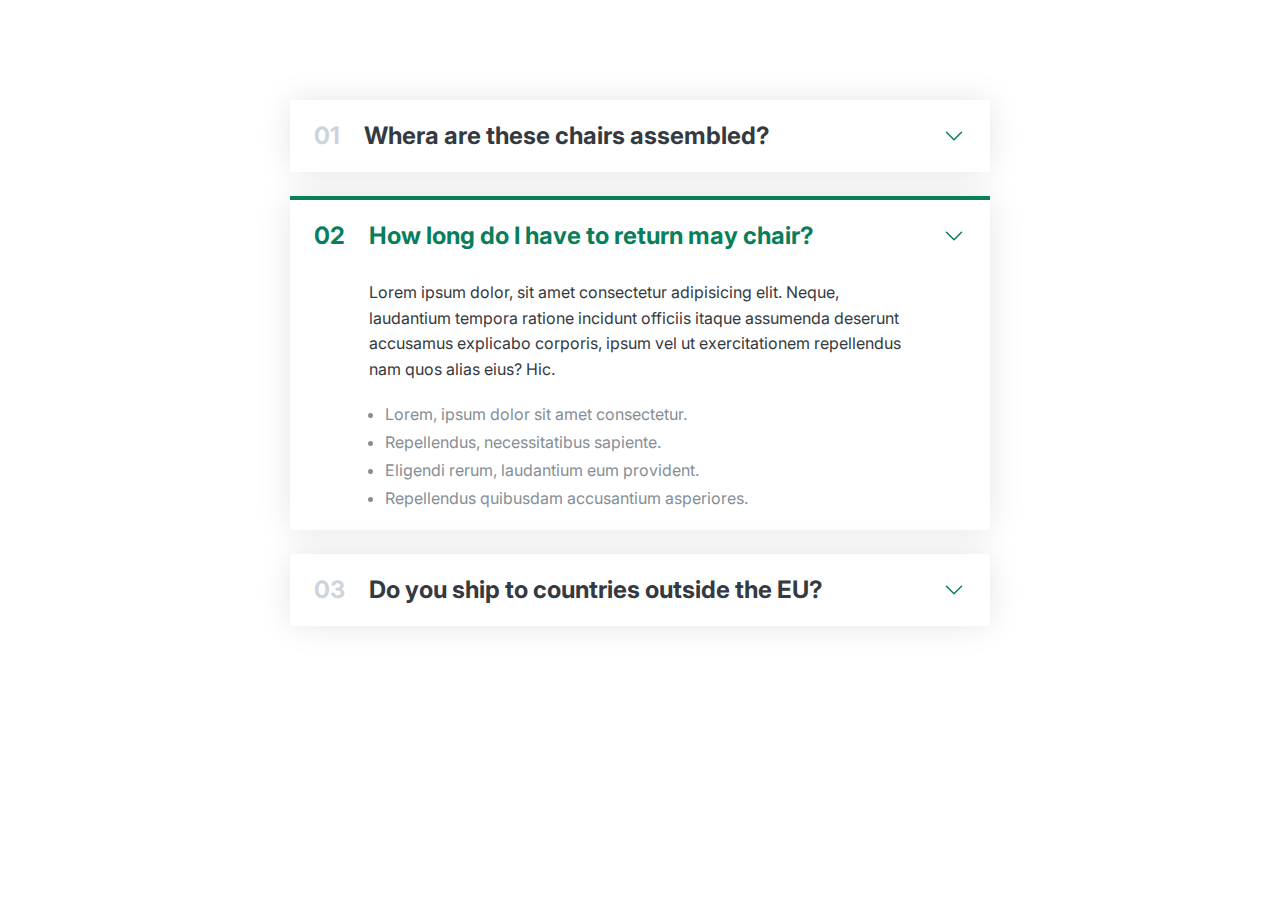
<file: Accordion/index.html>
<!DOCTYPE html>
<html lang="en">
	<head>
		<meta charset="UTF-8" />
		<meta
			name="viewport"
			content="width=device-width, initial-scale=1.0"
		/>

		<link
			rel="preconnect"
			href="https://fonts.googleapis.com"
		/>
		<link
			rel="preconnect"
			href="https://fonts.gstatic.com"
			crossorigin
		/>
		<link
			href="https://fonts.googleapis.com/css2?family=Inter:wght@400;500;700&display=swap"
			rel="stylesheet"
		/>
		<link
			rel="stylesheet"
			href="style.css"
		/>
		<title>Accordion Component</title>
	</head>
	<body>
		<div class="accordion">
			<div class="item">
				<p class="number">01</p>
				<p class="text">Whera are these chairs assembled?</p>
				<svg
					xmlns="http://www.w3.org/2000/svg"
					fill="none"
					viewBox="0 0 24 24"
					stroke-width="1.5"
					stroke="currentColor"
					class="icon"
				>
					<path
						stroke-linecap="round"
						stroke-linejoin="round"
						d="M19.5 8.25l-7.5 7.5-7.5-7.5"
					/>
				</svg>
				<div class="hidden-box">
					<p>
						Lorem ipsum dolor, sit amet consectetur adipisicing
						elit. Neque, laudantium tempora ratione incidunt
						officiis itaque assumenda deserunt accusamus explicabo
						corporis, ipsum vel ut exercitationem repellendus nam
						quos alias eius? Hic.
					</p>
					<ul>
						<li>Lorem, ipsum dolor sit amet consectetur.</li>
						<li>Repellendus, necessitatibus sapiente.</li>
						<li>Eligendi rerum, laudantium eum provident.</li>
						<li>Repellendus quibusdam accusantium asperiores.</li>
					</ul>
				</div>
			</div>

			<div class="item open">
				<p class="number">02</p>
				<p class="text">How long do I have to return may chair?</p>
				<svg
					xmlns="http://www.w3.org/2000/svg"
					fill="none"
					viewBox="0 0 24 24"
					stroke-width="1.5"
					stroke="currentColor"
					class="icon"
				>
					<path
						stroke-linecap="round"
						stroke-linejoin="round"
						d="M19.5 8.25l-7.5 7.5-7.5-7.5"
					/>
				</svg>
				<div class="hidden-box">
					<p>
						Lorem ipsum dolor, sit amet consectetur adipisicing
						elit. Neque, laudantium tempora ratione incidunt
						officiis itaque assumenda deserunt accusamus explicabo
						corporis, ipsum vel ut exercitationem repellendus nam
						quos alias eius? Hic.
					</p>
					<ul>
						<li>Lorem, ipsum dolor sit amet consectetur.</li>
						<li>Repellendus, necessitatibus sapiente.</li>
						<li>Eligendi rerum, laudantium eum provident.</li>
						<li>Repellendus quibusdam accusantium asperiores.</li>
					</ul>
				</div>
			</div>

			<div class="item">
				<p class="number">03</p>
				<p class="text">Do you ship to countries outside the EU?</p>
				<svg
					xmlns="http://www.w3.org/2000/svg"
					fill="none"
					viewBox="0 0 24 24"
					stroke-width="1.5"
					stroke="currentColor"
					class="icon"
				>
					<path
						stroke-linecap="round"
						stroke-linejoin="round"
						d="M19.5 8.25l-7.5 7.5-7.5-7.5"
					/>
				</svg>
				<div class="hidden-box">
					<p>
						Lorem ipsum dolor, sit amet consectetur adipisicing
						elit. Neque, laudantium tempora ratione incidunt
						officiis itaque assumenda deserunt accusamus explicabo
						corporis, ipsum vel ut exercitationem repellendus nam
						quos alias eius? Hic.
					</p>
					<ul>
						<li>Lorem, ipsum dolor sit amet consectetur.</li>
						<li>Repellendus, necessitatibus sapiente.</li>
						<li>Eligendi rerum, laudantium eum provident.</li>
						<li>Repellendus quibusdam accusantium asperiores.</li>
					</ul>
				</div>
			</div>
		</div>
	</body>
</html>
</file>
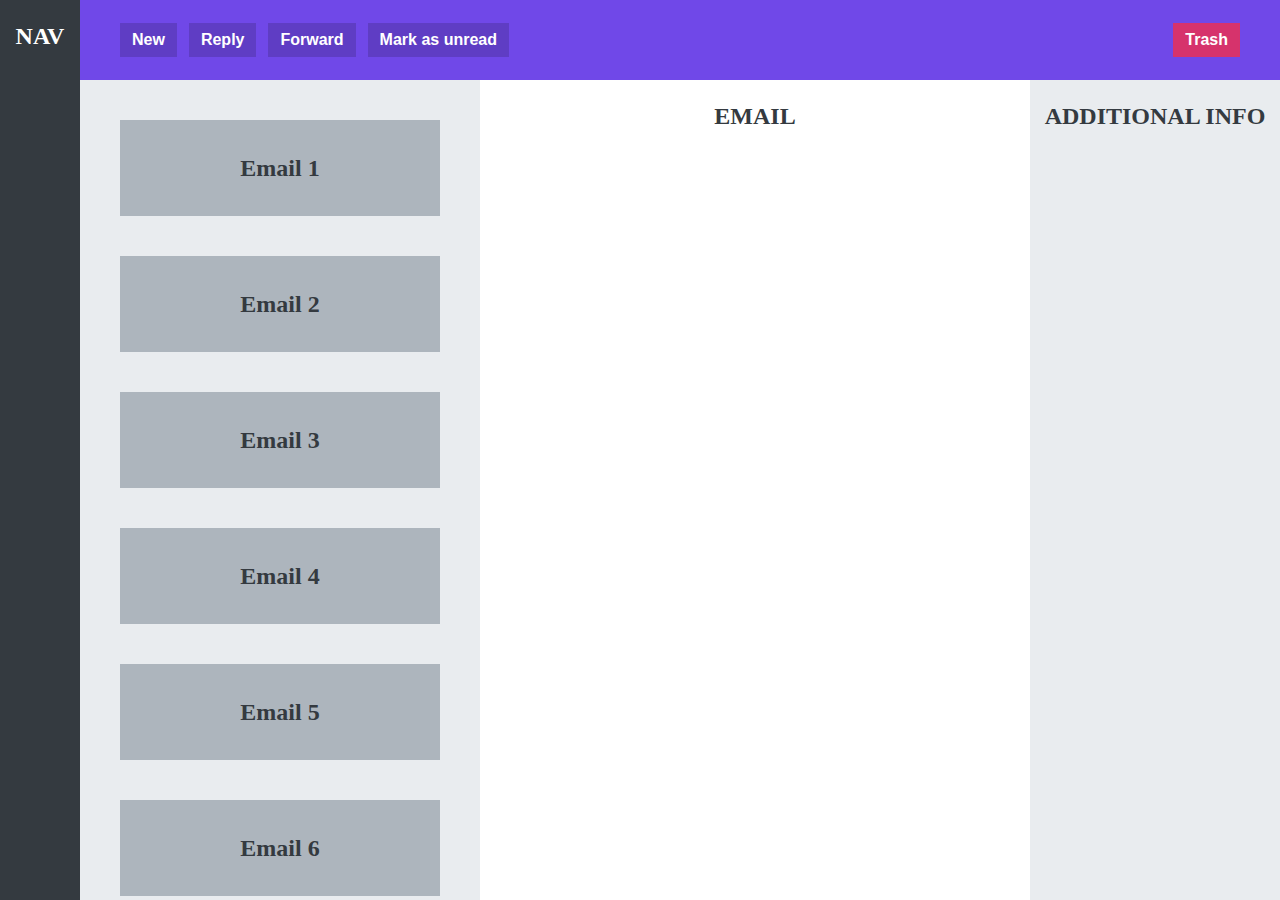
<file: Basic app layout/index.html>
<!DOCTYPE html>
<html lang="en">
	<head>
		<meta charset="UTF-8" />
		<meta
			name="viewport"
			content="width=device-width, initial-scale=1.0"
		/>
		<link
			rel="stylesheet"
			href="style.css"
		/>
		<title>App layout</title>
	</head>
	<body>
		<nav>NAV</nav>
		<menu>
			<button>New</button>
			<button>Reply</button>
			<button>Forward</button>
			<button>Mark as unread</button>
			<button>Trash</button>
		</menu>
		<section>
			<div class="email">Email 1</div>
			<div class="email">Email 2</div>
			<div class="email">Email 3</div>
			<div class="email">Email 4</div>
			<div class="email">Email 5</div>
			<div class="email">Email 6</div>
			<div class="email">Email 7</div>
			<div class="email">Email 8</div>
			<div class="email">Email 9</div>
			<div class="email">Email 10</div>
		</section>
		<main>EMAIL</main>
		<aside>ADDITIONAL INFO</aside>
	</body>
</html>
</file>
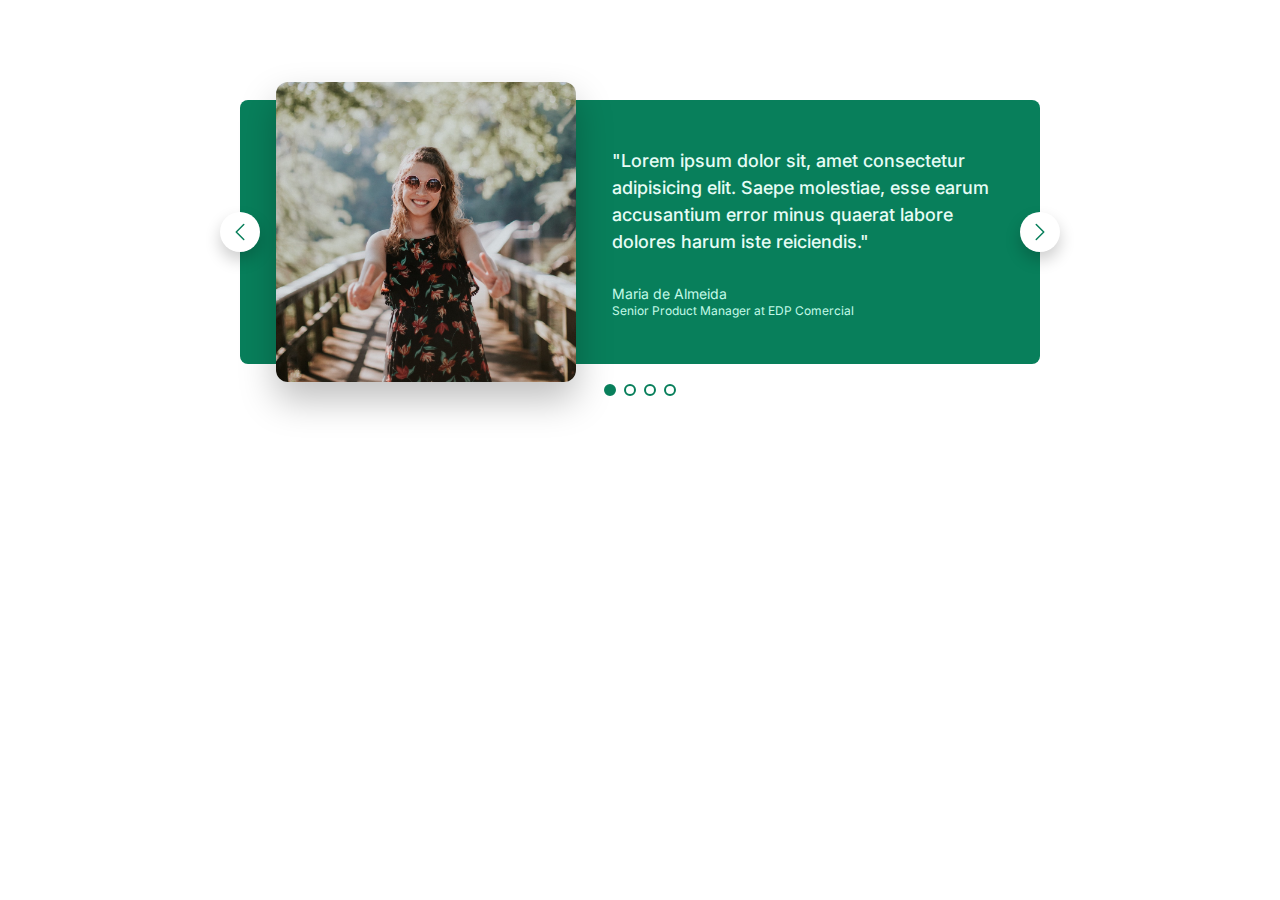
<file: Carousel/index.html>
<!DOCTYPE html>
<html lang="en">
	<head>
		<meta charset="UTF-8" />
		<meta
			name="viewport"
			content="width=device-width, initial-scale=1.0"
		/>
		<link
			rel="preconnect"
			href="https://fonts.googleapis.com"
		/>
		<link
			rel="preconnect"
			href="https://fonts.gstatic.com"
			crossorigin
		/>
		<link
			href="https://fonts.googleapis.com/css2?family=Inter:wght@400;500;700&display=swap"
			rel="stylesheet"
		/>
		<link
			rel="stylesheet"
			href="style.css"
		/>
		<title>Carousel component</title>
	</head>
	<body>
		<div class="carousel">
			<img
				src="./img/maria.jpg"
				alt="Customer photo"
			/>
			<blockquote class="testimonial">
				<p class="testimonial-text">
					"Lorem ipsum dolor sit, amet consectetur adipisicing elit.
					Saepe molestiae, esse earum accusantium error minus quaerat
					labore dolores harum iste reiciendis."
				</p>
				<p class="testimonial-author">Maria de Almeida</p>
				<p class="testimonial-job">
					Senior Product Manager at EDP Comercial
				</p>
			</blockquote>

			<button class="btn btn--left">
				<svg
					xmlns="http://www.w3.org/2000/svg"
					fill="none"
					viewBox="0 0 24 24"
					stroke-width="1.5"
					stroke="currentColor"
					class="btn-icon"
				>
					<path
						stroke-linecap="round"
						stroke-linejoin="round"
						d="M15.75 19.5L8.25 12l7.5-7.5"
					/>
				</svg>
			</button>
			<button class="btn btn--right">
				<svg
					xmlns="http://www.w3.org/2000/svg"
					fill="none"
					viewBox="0 0 24 24"
					stroke-width="1.5"
					stroke="currentColor"
					class="btn-icon"
				>
					<path
						stroke-linecap="round"
						stroke-linejoin="round"
						d="M8.25 4.5l7.5 7.5-7.5 7.5"
					/>
				</svg>
			</button>
			<div class="dots">
				<button class="dot dot--fill">&nbsp;</button>
				<button class="dot">&nbsp;</button>
				<button class="dot">&nbsp;</button>
				<button class="dot">&nbsp;</button>
			</div>
		</div>
	</body>
</html>
</file>
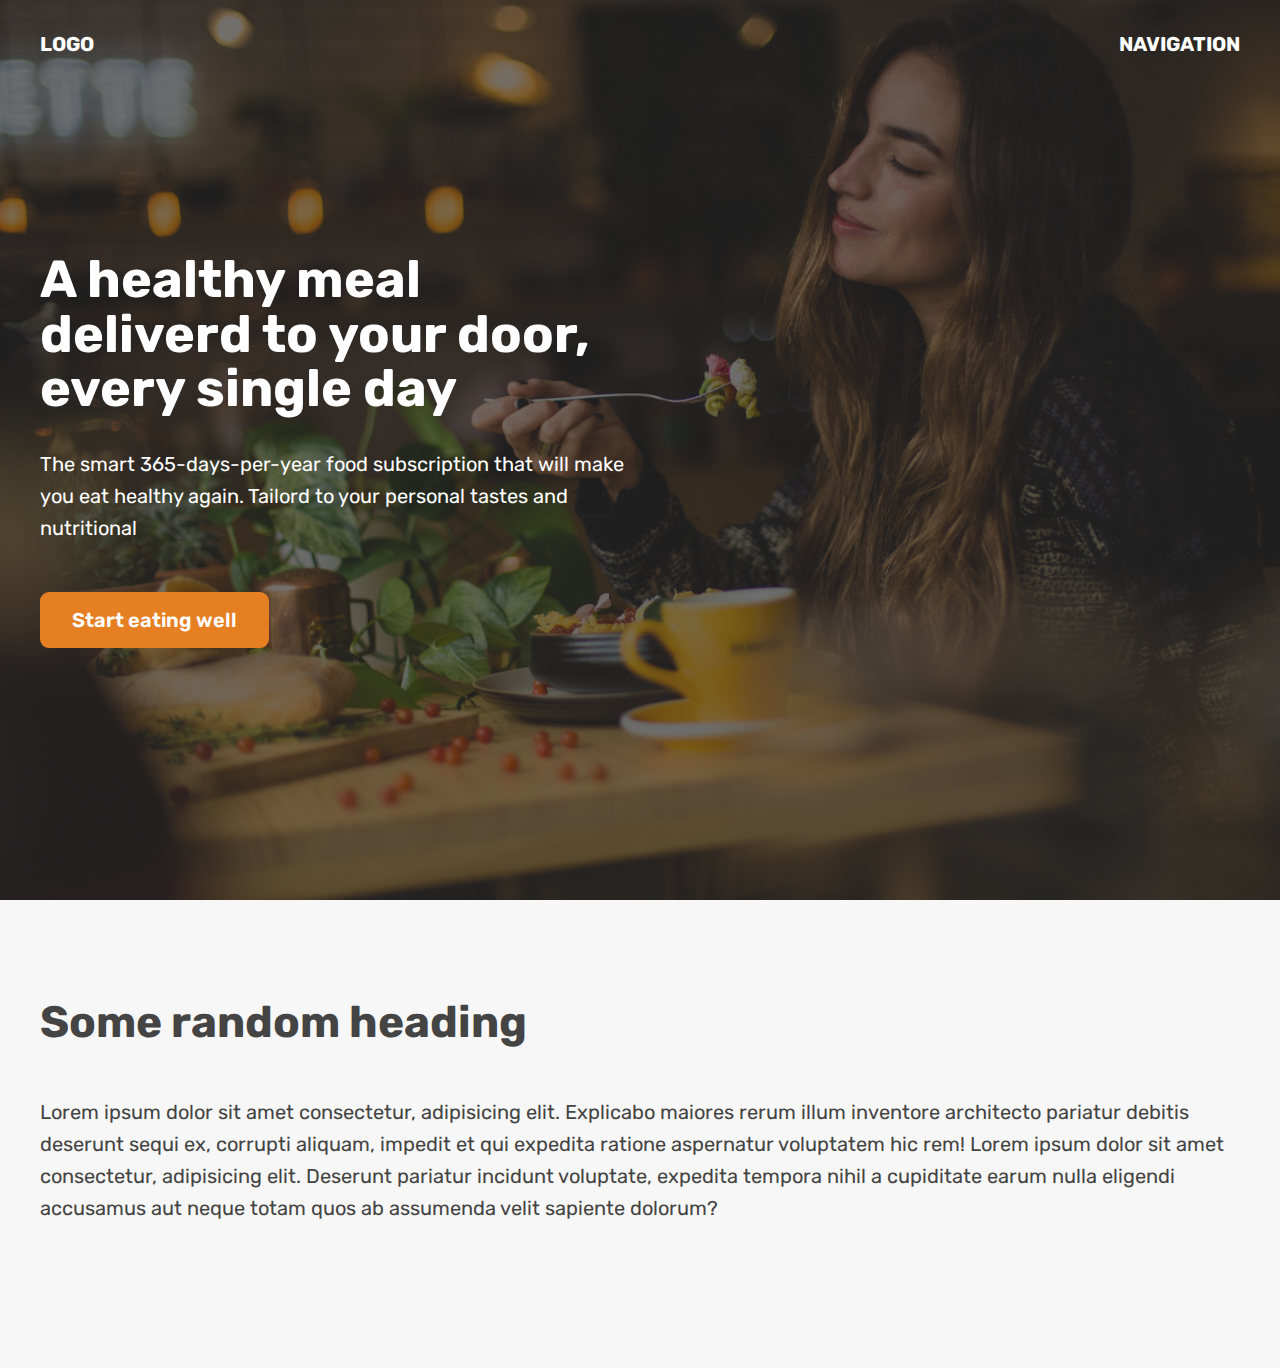
<file: Hero section/index.html>
<!DOCTYPE html>
<html lang="en">
	<head>
		<meta charset="UTF-8" />
		<meta
			name="viewport"
			content="width=device-width, initial-scale=1.0"
		/>
		<link
			rel="preconnect"
			href="https://fonts.googleapis.com"
		/>
		<link
			rel="preconnect"
			href="https://fonts.gstatic.com"
			crossorigin
		/>
		<link
			href="https://fonts.googleapis.com/css2?family=Inter:wght@400;600;700&family=Rubik:wght@400;500;700&display=swap"
			rel="stylesheet"
		/>
		<link
			rel="stylesheet"
			href="style.css"
		/>
		<title>Omnifood hero section</title>
	</head>
	<body>
		<header>
			<nav class="container">
				<div>LOGO</div>
				<div>NAVIGATION</div>
			</nav>
			<div class="header-container">
				<div class="header-container-inner">
					<h1>
						A healthy meal deliverd to your door, every single day
					</h1>
					<p>
						The smart 365-days-per-year food subscription that will
						make you eat healthy again. Tailord to your personal
						tastes and nutritional
					</p>
					<a
						href="#"
						class="btn"
						>Start eating well</a
					>
				</div>
			</div>
		</header>

		<section>
			<div class="container">
				<h2>Some random heading</h2>
				<p>
					Lorem ipsum dolor sit amet consectetur, adipisicing elit.
					Explicabo maiores rerum illum inventore architecto pariatur
					debitis deserunt sequi ex, corrupti aliquam, impedit et qui
					expedita ratione aspernatur voluptatem hic rem! Lorem ipsum
					dolor sit amet consectetur, adipisicing elit. Deserunt
					pariatur incidunt voluptate, expedita tempora nihil a
					cupiditate earum nulla eligendi accusamus aut neque totam
					quos ab assumenda velit sapiente dolorum?
				</p>
			</div>
		</section>
	</body>
</html>
</file>
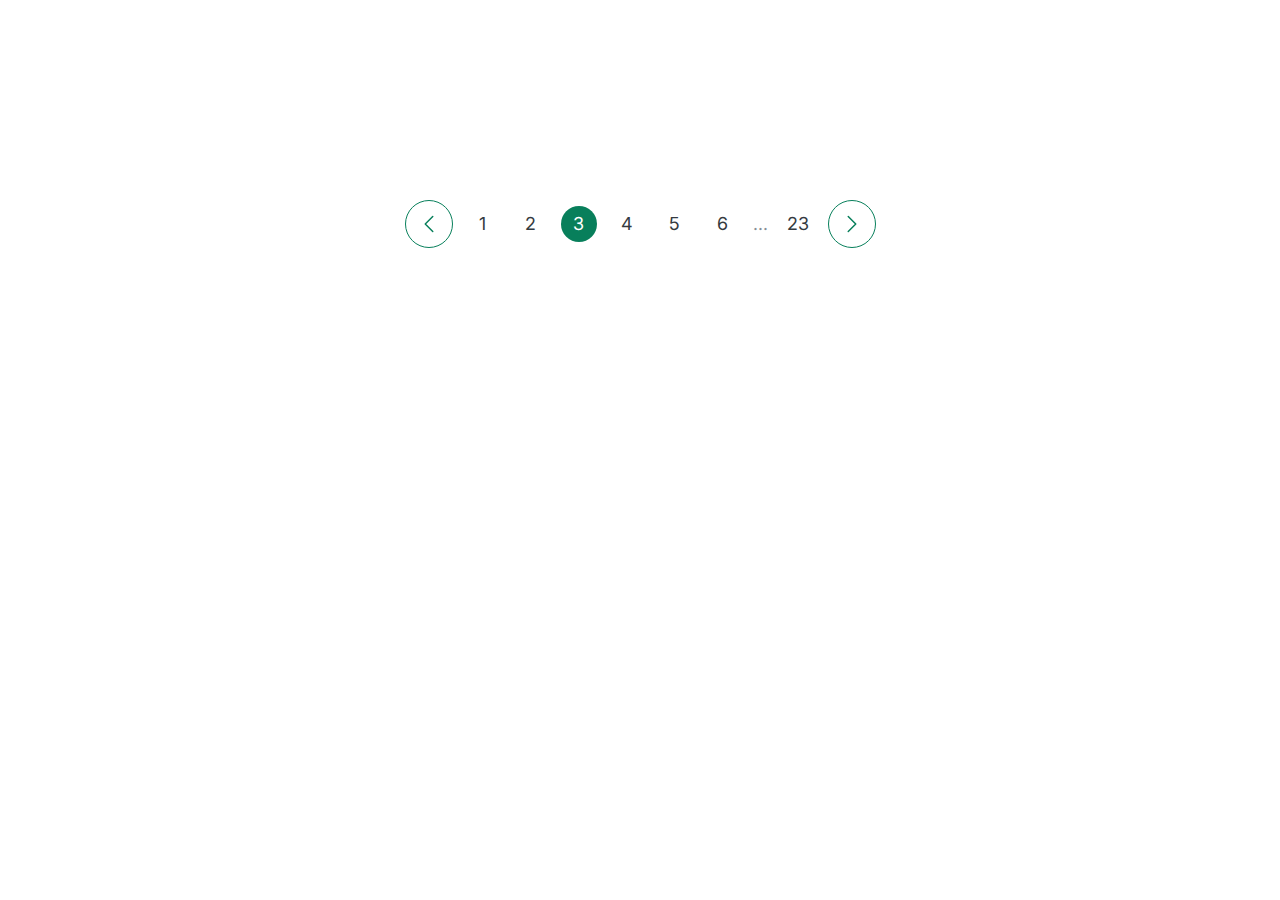
<file: Pagination/index.html>
<!DOCTYPE html>
<html lang="en">
	<head>
		<meta charset="UTF-8" />
		<meta
			name="viewport"
			content="width=device-width, initial-scale=1.0"
		/>
		<link
			rel="preconnect"
			href="https://fonts.googleapis.com"
		/>
		<link
			rel="preconnect"
			href="https://fonts.gstatic.com"
			crossorigin
		/>
		<link
			href="https://fonts.googleapis.com/css2?family=Inter:wght@400;500;700&display=swap"
			rel="stylesheet"
		/>
		<link
			rel="stylesheet"
			href="style.css"
		/>
		<title>Pagination component</title>
	</head>
	<body>
		<div class="pagination">
			<button class="btn">
				<svg
					xmlns="http://www.w3.org/2000/svg"
					fill="none"
					viewBox="0 0 24 24"
					stroke-width="1.5"
					stroke="currentColor"
					class="btn-icon"
				>
					<path
						stroke-linecap="round"
						stroke-linejoin="round"
						d="M15.75 19.5L8.25 12l7.5-7.5"
					/>
				</svg>
			</button>
			<a
				href="#"
				class="page"
				>1</a
			>
			<a
				href="#"
				class="page"
				>2</a
			>
			<a
				href="#"
				class="page page--active"
				>3</a
			>
			<a
				href="#"
				class="page"
				>4</a
			>
			<a
				href="#"
				class="page"
				>5</a
			>
			<a
				href="#"
				class="page"
				>6</a
			>
			<span class="page--dots">...</span>
			<a
				href="#"
				class="page"
				>23</a
			>
			<button class="btn">
				<svg
					xmlns="http://www.w3.org/2000/svg"
					fill="none"
					viewBox="0 0 24 24"
					stroke-width="1.5"
					stroke="currentColor"
					class="btn-icon"
				>
					<path
						stroke-linecap="round"
						stroke-linejoin="round"
						d="M8.25 4.5l7.5 7.5-7.5 7.5"
					/>
				</svg>
			</button>
		</div>
	</body>
</html>
</file>
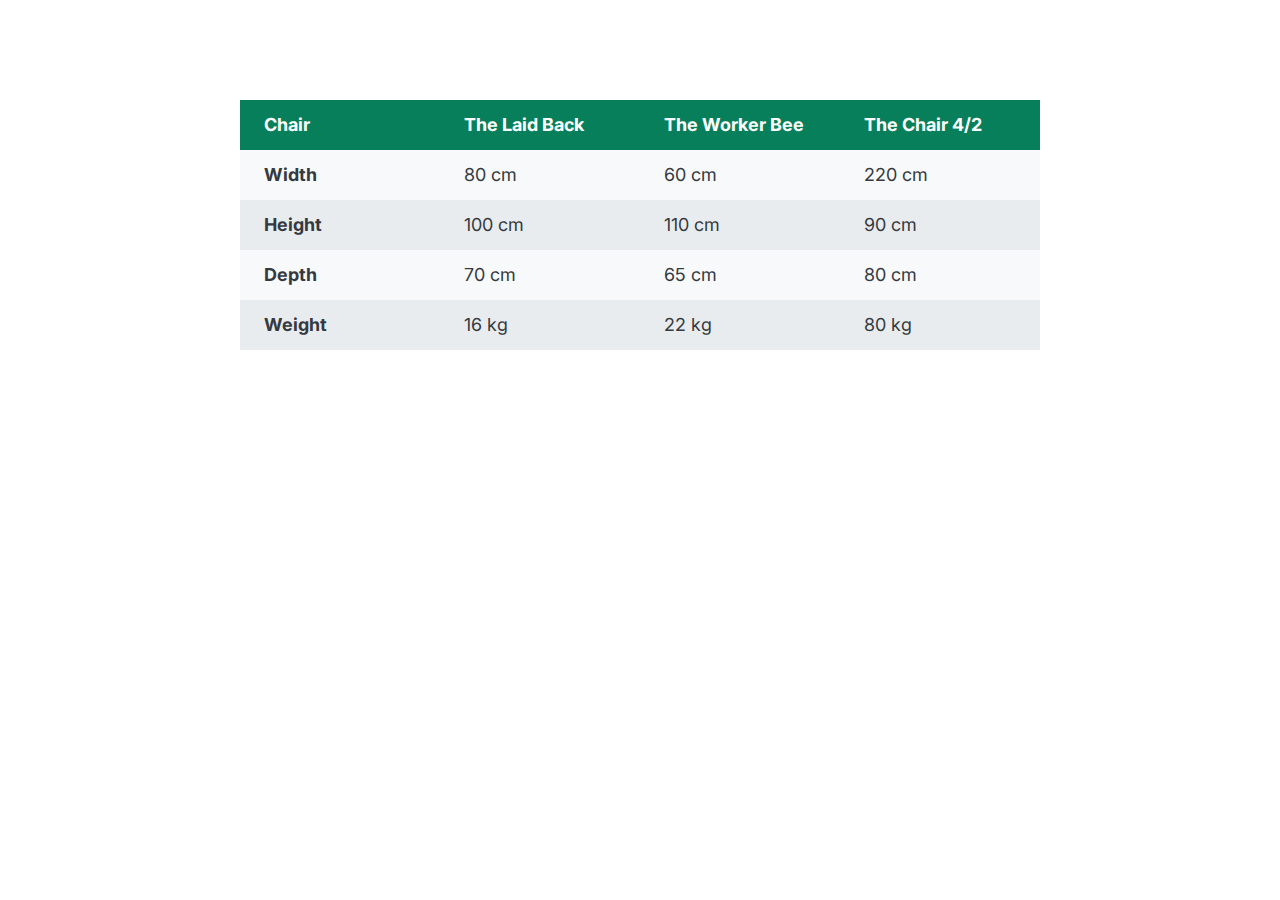
<file: Table/index.html>
<!DOCTYPE html>
<html lang="en">
	<head>
		<meta charset="UTF-8" />
		<meta
			name="viewport"
			content="width=device-width, initial-scale=1.0"
		/>
		<link
			rel="preconnect"
			href="https://fonts.googleapis.com"
		/>
		<link
			rel="preconnect"
			href="https://fonts.gstatic.com"
			crossorigin
		/>
		<link
			href="https://fonts.googleapis.com/css2?family=Inter:wght@400;500;700&display=swap"
			rel="stylesheet"
		/>
		<link
			rel="stylesheet"
			href="style.css"
		/>
		<title>Table component</title>
	</head>
	<body>
		<table>
			<thead>
				<tr>
					<th>Chair</th>
					<th>The Laid Back</th>
					<th>The Worker Bee</th>
					<th>The Chair 4/2</th>
				</tr>
			</thead>

			<tbody>
				<tr>
					<th>Width</th>
					<td>80 cm</td>
					<td>60 cm</td>
					<td>220 cm</td>
				</tr>
				<tr>
					<th>Height</th>
					<td>100 cm</td>
					<td>110 cm</td>
					<td>90 cm</td>
				</tr>
				<tr>
					<th>Depth</th>
					<td>70 cm</td>
					<td>65 cm</td>
					<td>80 cm</td>
				</tr>
				<tr>
					<th>Weight</th>
					<td>16 kg</td>
					<td>22 kg</td>
					<td>80 kg</td>
				</tr>
			</tbody>
		</table>
	</body>
</html>
</file>
<file: Accordion/style.css>
/*
SPACING SYSTEM (px)
2 / 4 / 8 / 12 / 16 / 24 / 32 / 48 / 64 / 80 / 96 / 128

FONT SIZE SYSTEM (px)
10 / 12 / 14 / 16 / 18 / 20 / 24 / 30 / 36 / 44 / 52 / 62 / 74 / 86 / 98
*/

/* 
MAIN COLOR - #087f5b
GREY COLOR - #343a40
*/

* {
	margin: 0;
	padding: 0;
	box-sizing: border-box;
}

body {
	font-family: 'Inter', sans-serif;
	color: #343a40;
	line-height: 1;
}

.accordion {
	width: 700px;
	margin: 100px auto;

	display: flex;
	flex-direction: column;
	gap: 24px;
}

.item {
	box-shadow: 0 0 32px rgba(0, 0, 0, 0.1);
	padding: 24px;

	display: grid;
	grid-template-columns: auto 1fr auto;
	column-gap: 24px;
	row-gap: 32px;
	align-items: center;
}

.number,
.text {
	font-size: 24px;
	font-weight: bold;
	/* color: #087f5b; */
}

.number {
	color: #ced4da;
}

.icon {
	width: 24px;
	height: 24px;
	stroke: #087f5b;
	cursor: pointer;
}
.hidden-box {
	grid-column: 2;
	display: none;
}

.hidden-box p {
	line-height: 1.6;
	margin-bottom: 24px;
}

.hidden-box ul {
	color: #868e96;
	margin-left: 16px;

	display: flex;
	flex-direction: column;
	gap: 12px;
}

.open {
	border-top: 4px solid #087f5b;
}

.open .hidden-box {
	display: block;
}

.open .number,
.open .text {
	color: #087f5b;
}
</file>
<file: Basic app layout/style.css>
/*
SPACING SYSTEM (px)
2 / 4 / 8 / 12 / 16 / 24 / 32 / 48 / 64 / 80 / 96 / 128

FONT SIZE SYSTEM (px)
10 / 12 / 14 / 16 / 18 / 20 / 24 / 30 / 36 / 44 / 52 / 62 / 74 / 86 / 98
*/

html {
	scroll-behavior: smooth;
}
body,
body * {
	padding: 0;
	margin: 0;
	box-sizing: border-box;
}

body {
	font-family: 'sans-serif', 'Gill Sans', 'Gill Sans MT', Calibri,
		'Trebuchet MS';
	color: #343a40;
	line-height: 1;
	font-size: 24px;
	height: 100vh;
	text-align: center;
	font-weight: bold;

	display: grid;
	grid-template-columns: 80px 400px 1fr 250px;
	grid-template-rows: 80px 1fr;
}

nav,
section,
main,
aside {
	padding-top: 24px;
}

nav {
	background-color: #343a40;
	color: #fff;
	grid-row: 1/ -1;
}

menu {
	display: flex;
	background-color: #7048e8;
	grid-column: 2 /-1;
	align-items: center;
	gap: 12px;
	padding: 0 40px;
}

button {
	display: inline-block;
	font-size: 16px;
	font-weight: bold;
	background-color: #5f3dc4;
	border: none;
	cursor: pointer;
	color: #fff;
	padding: 8px 12px;
}

button:last-child {
	background-color: #d6336c;
	margin-left: auto;
}

section {
	background-color: #e9ecef;
	padding: 40px;
	overflow: scroll;

	display: flex;
	flex-direction: column;
	gap: 40px;
}

.email {
	background-color: #adb5bd;
	height: 96px;

	display: flex;
	flex-shrink: 0;
	align-items: center;
	justify-content: center;
}

aside {
	background-color: #e9ecef;
}
</file>
<file: Carousel/style.css>
/*
SPACING SYSTEM (px)
2 / 4 / 8 / 12 / 16 / 24 / 32 / 48 / 64 / 80 / 96 / 128

FONT SIZE SYSTEM (px)
10 / 12 / 14 / 16 / 18 / 20 / 24 / 30 / 36 / 44 / 52 / 62 / 74 / 86 / 98
*/

/* 
MAIN COLOR - #087f5b
GREY COLOR - #343a40
*/

* {
	margin: 0;
	padding: 0;
	box-sizing: border-box;
}

body {
	font-family: 'Inter', sans-serif;
	color: #343a40;
	line-height: 1;
}

.carousel {
	background-color: #087f5b;
	width: 800px;
	margin: 100px auto;
	border-radius: 8px;
	padding: 32px 48px 32px 86px;
	position: relative;

	display: flex;
	align-items: center;
	gap: 86px;
}

img {
	height: 200px;
	border-radius: 8px;
	transform: scale(1.5);
	box-shadow: 0 12px 24px rgba(0, 0, 0, 0.25);
}

.testimonial-text {
	font-size: 18px;
	font-weight: 500;
	line-height: 1.5;
	margin-bottom: 32px;
	color: #e6fcf5;
}
.testimonial-author {
	font-size: 14px;
	margin-bottom: 4px;
	color: #c3fae8;
}
.testimonial-job {
	font-size: 12px;
	color: #c3fae8;
}
/* CONTROLS */
.btn {
	background-color: #fff;
	border: none;
	height: 40px;
	width: 40px;
	border-radius: 50%;
	position: absolute;
	box-shadow: 0 8px 16px rgba(0, 0, 0, 0.2);
	cursor: pointer;

	display: flex;
	justify-content: center;
	align-items: center;
}

.btn--left {
	/* In relation to PARENT ELEMENT */
	left: 0;
	top: 50%;

	/* In relation to ELEMENT ITSELF */
	transform: translate(-50%, -50%);
}
.btn--right {
	/* In relation to PARENT ELEMENT */
	right: 0;
	top: 50%;

	/* In relation to ELEMENT ITSELF */
	transform: translate(50%, -50%);
}

.btn-icon {
	height: 24px;
	width: 24px;
	stroke: #087f5b;
}

.dots {
	position: absolute;
	left: 50%;
	bottom: 0;
	transform: translate(-50%, 32px);
	display: flex;
	gap: 8px;
}

.dot {
	height: 12px;
	width: 12px;
	background-color: #fff;
	border: 2px solid #087f5b;
	border-radius: 50%;
	cursor: pointer;
}

.dot--fill {
	background-color: #087f5b;
}
</file>
<file: Hero section/style.css>
/*
SPACING SYSTEM (px)
2 / 4 / 8 / 12 / 16 / 24 / 32 / 48 / 64 / 80 / 96 / 128

FONT SIZE SYSTEM (px)
10 / 12 / 14 / 16 / 18 / 20 / 24 / 30 / 36 / 44 / 52 / 62 / 74 / 86 / 98
*/

* {
	margin: 0;
	padding: 0;
	box-sizing: border-box;
}

html {
	font-family: 'Rubik', sans-serif;
	color: #444;
}
header {
	height: 100vh;
	position: relative;
	color: #fff;

	background-image: linear-gradient(
			rgba(34, 34, 34, 0.6),
			rgba(34, 34, 34, 0.6)
		),
		url(./img/hero.jpg);
	background-size: cover;
}
.container {
	margin: 0 auto;
	width: 1200px;
}

nav {
	font-size: 20px;
	font-weight: 700;
	display: flex;
	justify-content: space-between;
	padding-top: 32px;

	/* background-image: linear-gradient(to right, red, blue); */
}

.header-container {
	width: 1200px;
	position: absolute;
	left: 50%;
	top: 50%;
	transform: translate(-50%, -50%);
}

.header-container-inner {
	width: 50%;
}
h1 {
	font-size: 52px;
	margin-bottom: 32px;
	line-height: 1.05;
}
p {
	font-size: 20px;
	line-height: 1.6;
	margin-bottom: 48px;
}

.btn:link,
.btn:visited {
	font-size: 20px;
	font-weight: 600;
	background-color: #e67e22;
	color: #fff;
	text-decoration: none;
	padding: 16px 32px;
	border-radius: 9px;

	display: inline-block;
}

h2 {
	font-size: 44px;
	margin-bottom: 48px;
}

section {
	padding: 96px 0;
	background-color: #f7f7f7;
}
</file>
<file: Pagination/style.css>
/*
SPACING SYSTEM (px)
2 / 4 / 8 / 12 / 16 / 24 / 32 / 48 / 64 / 80 / 96 / 128

FONT SIZE SYSTEM (px)
10 / 12 / 14 / 16 / 18 / 20 / 24 / 30 / 36 / 44 / 52 / 62 / 74 / 86 / 98
*/

/* 
MAIN COLOR - #087f5b
GREY COLOR - #343a40
*/

* {
	margin: 0;
	padding: 0;
	box-sizing: border-box;
}

body {
	font-family: 'Inter', sans-serif;
	color: #343a40;
	line-height: 1;
	display: flex;
	justify-content: center;
}

.pagination {
	display: flex;
	align-items: center;
	gap: 12px;
	margin-top: 200px;
}
.btn {
	height: 48px;
	width: 48px;
	border: solid 1.5px #087f5b;
	background: none;
	border-radius: 50%;
	cursor: pointer;

	display: flex;
	align-items: center;
	justify-content: center;
}

.btn:hover {
	background-color: #087f5b;
}

.btn:hover .btn-icon {
	stroke: #fff;
}

.btn-icon {
	width: 24px;
	height: 24px;
	stroke: #087f5b;
}
.page:link,
.page:visited {
	font-size: 18px;
	width: 36px;
	height: 36px;
	color: #343a40;
	text-decoration: none;
	display: flex;
	align-items: center;
	justify-content: center;
}

.page:hover,
.page:active,
.page.page--active {
	color: #fff;
	background-color: #087f5b;
	border-radius: 50%;
}

.page--dots {
	font-size: 18px;
	color: #868e96;
}
</file>
<file: Table/style.css>
/*
SPACING SYSTEM (px)
2 / 4 / 8 / 12 / 16 / 24 / 32 / 48 / 64 / 80 / 96 / 128

FONT SIZE SYSTEM (px)
10 / 12 / 14 / 16 / 18 / 20 / 24 / 30 / 36 / 44 / 52 / 62 / 74 / 86 / 98
*/

/* 
MAIN COLOR - #087f5b
GREY COLOR - #343a40
*/

* {
	margin: 0;
	padding: 0;
	box-sizing: border-box;
}

body {
	font-family: 'Inter', sans-serif;
	color: #343a40;
	line-height: 1;
	display: flex;
	justify-content: center;
}

table {
	width: 800px;
	font-size: 18px;
	margin-top: 100px;
	/* border: 1px solid #343a40; */
	border-collapse: collapse;
}

th,
td {
	/* border: 1px solid #343a40; */
	padding: 16px 24px;
	text-align: left;
}

thead th {
	background-color: #087f5b;
	color: #fff;
	width: 25%;
}

tbody tr:nth-child(odd) {
	background-color: #f8f9fa;
}

tbody tr:nth-child(even) {
	background-color: #e9ecef;
}
</file>
